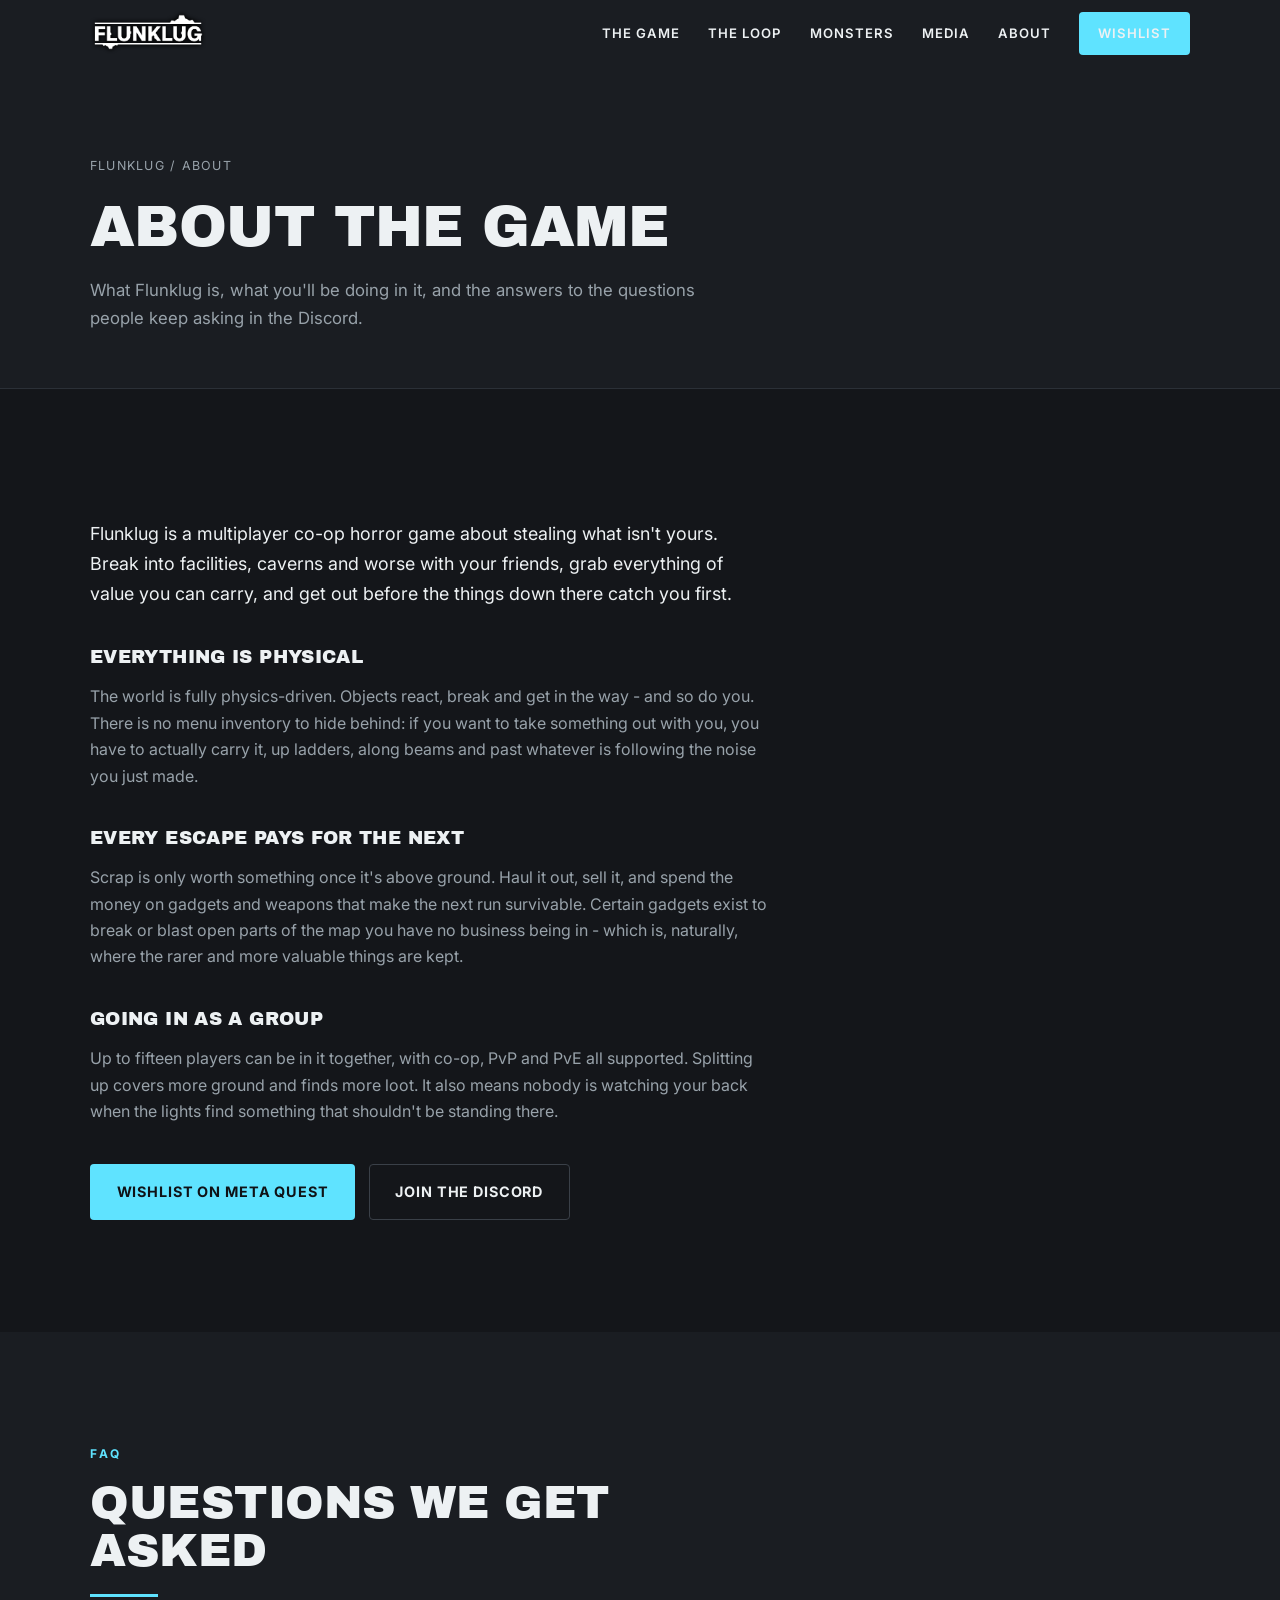
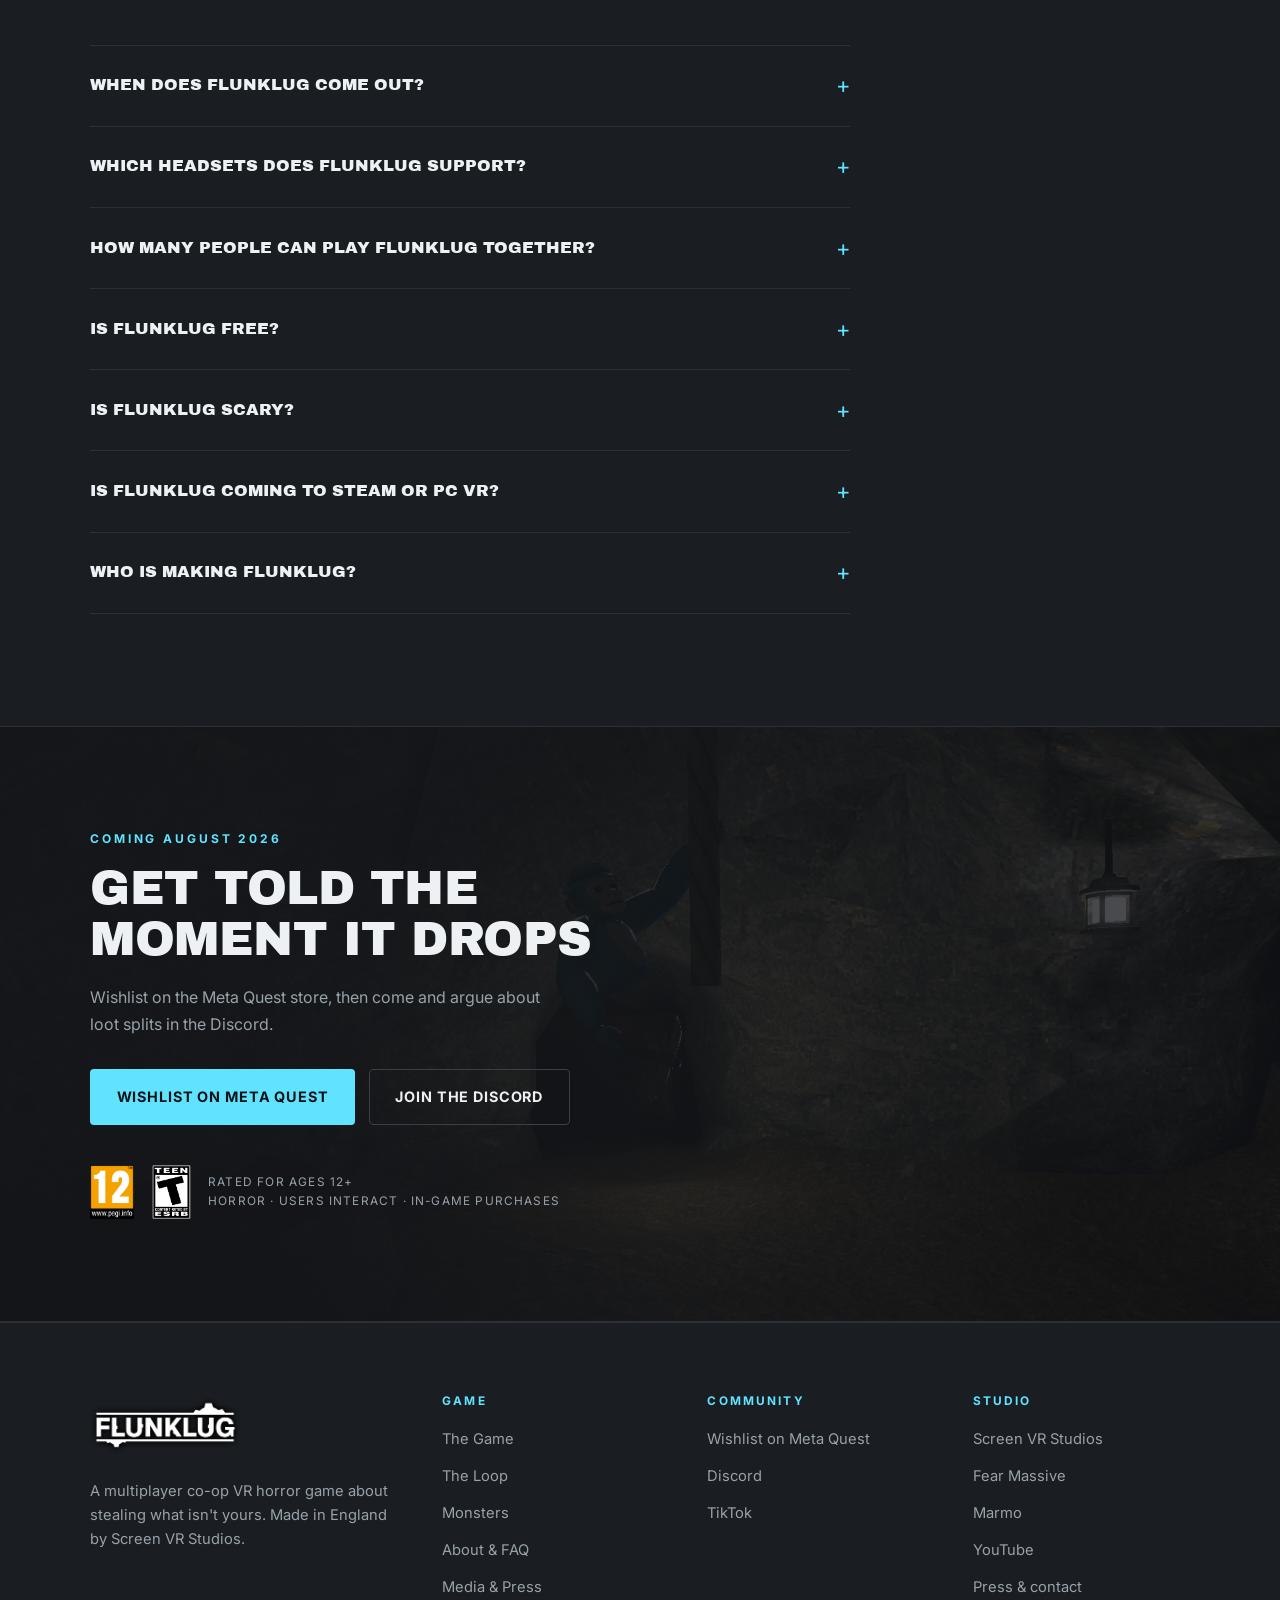
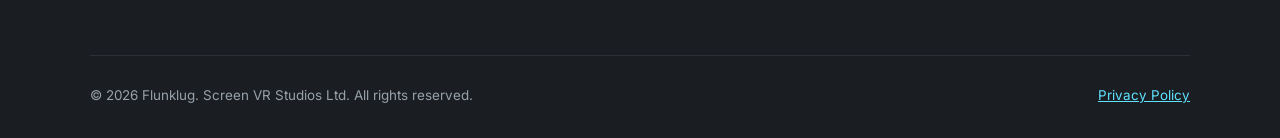
<file: about.html>
<!DOCTYPE html>
<html lang="en">
<head>
<meta charset="UTF-8">
<meta name="viewport" content="width=device-width, initial-scale=1.0">

<title>About Flunklug - Release Date, Headsets, Players &amp; FAQ</title>
<meta name="description" content="Everything known about Flunklug: the co-op VR horror heist game from Screen VR Studios. Release window, supported Meta Quest headsets, player count, age rating and answers to the most common questions.">
<link rel="canonical" href="https://flunklug.com/about.html">

<meta property="og:type" content="article">
<meta property="og:site_name" content="Flunklug">
<meta property="og:locale" content="en_GB">
<meta property="og:url" content="https://flunklug.com/about.html">
<meta property="og:title" content="About Flunklug - Release Date, Headsets, Players &amp; FAQ">
<meta property="og:description" content="Release window, supported Meta Quest headsets, player count, age rating and answers to the most common questions about Flunklug.">
<meta property="og:image" content="https://flunklug.com/images/CoverArtWithLogo16by9.webp">
<meta property="og:image:width" content="2560">
<meta property="og:image:height" content="1440">
<meta name="twitter:card" content="summary_large_image">
<meta name="twitter:title" content="About Flunklug - Release Date, Headsets, Players &amp; FAQ">
<meta name="twitter:description" content="Everything known about the co-op VR horror heist game from Screen VR Studios.">
<meta name="twitter:image" content="https://flunklug.com/images/CoverArtWithLogo16by9.webp">

<link rel="icon" href="/favicon.ico" sizes="any">
<link rel="icon" type="image/png" href="/favicon-96x96.png" sizes="96x96">
<link rel="apple-touch-icon" href="/apple-touch-icon.png">
<link rel="manifest" href="/site.webmanifest">
<meta name="theme-color" content="#14161a">

<link rel="preconnect" href="https://fonts.googleapis.com">
<link rel="preconnect" href="https://fonts.gstatic.com" crossorigin>
<link rel="stylesheet" href="https://fonts.googleapis.com/css2?family=Archivo+Black&family=Inter:wght@400;600;700;800&display=swap">
<link rel="stylesheet" href="styles.css">

<script type="application/ld+json">
{
  "@context": "https://schema.org",
  "@graph": [
    {
      "@type": "BreadcrumbList",
      "itemListElement": [
        { "@type": "ListItem", "position": 1, "name": "Flunklug", "item": "https://flunklug.com/" },
        { "@type": "ListItem", "position": 2, "name": "About", "item": "https://flunklug.com/about.html" }
      ]
    },
    {
      "@type": "FAQPage",
      "mainEntity": [
        {
          "@type": "Question",
          "name": "When does Flunklug come out?",
          "acceptedAnswer": {
            "@type": "Answer",
            "text": "Flunklug is coming in August 2026. Wishlisting on the Meta Quest store is the fastest way to be told the moment it goes live, and the Discord gets the news first."
          }
        },
        {
          "@type": "Question",
          "name": "Which headsets does Flunklug support?",
          "acceptedAnswer": {
            "@type": "Answer",
            "text": "Meta Quest 2, Meta Quest 3, Meta Quest 3S and Meta Quest Pro. It runs standalone on the headset, so no PC is needed, but an internet connection is required."
          }
        },
        {
          "@type": "Question",
          "name": "How many people can play Flunklug together?",
          "acceptedAnswer": {
            "@type": "Answer",
            "text": "Up to 15 players. The game supports co-op, PvP and PvE play, and it is built around going in as a group."
          }
        },
        {
          "@type": "Question",
          "name": "Is Flunklug free?",
          "acceptedAnswer": {
            "@type": "Answer",
            "text": "Flunklug is free. The Meta Quest store listing notes that the game also includes in-game purchases."
          }
        },
        {
          "@type": "Question",
          "name": "Is Flunklug scary?",
          "acceptedAnswer": {
            "@type": "Answer",
            "text": "It is a horror game, and it is rated PEGI 12 with a horror content warning. The pressure comes from being hunted while your hands are full rather than from graphic content."
          }
        },
        {
          "@type": "Question",
          "name": "Is Flunklug coming to Steam or PC VR?",
          "acceptedAnswer": {
            "@type": "Answer",
            "text": "Meta Quest is the confirmed platform, and Flunklug may come to Steam in the future. Anything new gets announced on this site, on the Discord and on the TikTok."
          }
        },
        {
          "@type": "Question",
          "name": "Who is making Flunklug?",
          "acceptedAnswer": {
            "@type": "Answer",
            "text": "Screen VR Studios, an independent VR studio based in England. They also made Fear Massive and Marmo, both available now on Meta Quest."
          }
        }
      ]
    }
  ]
}
</script>
</head>
<body>

<a class="skip" href="#main">Skip to content</a>

<header class="header is-stuck" id="header">
  <div class="wrap">
    <a class="brand" href="/" aria-label="Flunklug home">
      <img src="images/FlunklugLogoShadow.webp" alt="Flunklug" width="2560" height="1080">
    </a>

    <button class="nav-toggle" type="button" aria-expanded="false" aria-controls="nav" aria-label="Menu">
      <span></span>
    </button>

    <nav class="nav" id="nav" aria-label="Main">
      <a href="index.html#game">The Game</a>
      <a href="index.html#loop">The Loop</a>
      <a href="index.html#monsters">Monsters</a>
      <a href="media.html">Media</a>
      <a href="about.html" aria-current="page">About</a>
      <a class="btn btn--primary btn--sm" href="https://www.meta.com/experiences/flunklug/996016406703860/" target="_blank" rel="noopener">Wishlist</a>
    </nav>
  </div>
</header>

<main id="main">

  <div class="pagehead">
    <div class="wrap">
      <nav class="crumbs" aria-label="Breadcrumb">
        <a href="/">Flunklug</a> / About
      </nav>
      <h1>About the game</h1>
      <p>What Flunklug is, what you'll be doing in it, and the answers to the questions people keep asking in the Discord.</p>
    </div>
  </div>

  <section class="section">
    <div class="wrap">
      <div class="prose">
      <p>Flunklug is a multiplayer co-op horror game about stealing what isn't yours. Break into facilities, caverns and worse with your friends, grab everything of value you can carry, and get out before the things down there catch you first.</p>

      <h3>Everything is physical</h3>
      <p>The world is fully physics-driven. Objects react, break and get in the way - and so do you. There is no menu inventory to hide behind: if you want to take something out with you, you have to actually carry it, up ladders, along beams and past whatever is following the noise you just made.</p>

      <h3>Every escape pays for the next</h3>
      <p>Scrap is only worth something once it's above ground. Haul it out, sell it, and spend the money on gadgets and weapons that make the next run survivable. Certain gadgets exist to break or blast open parts of the map you have no business being in - which is, naturally, where the rarer and more valuable things are kept.</p>

      <h3>Going in as a group</h3>
      <p>Up to fifteen players can be in it together, with co-op, PvP and PvE all supported. Splitting up covers more ground and finds more loot. It also means nobody is watching your back when the lights find something that shouldn't be standing there.</p>

      <div class="btn-row" style="margin-top:2.5rem">
        <a class="btn btn--primary" href="https://www.meta.com/experiences/flunklug/996016406703860/" target="_blank" rel="noopener">Wishlist on Meta Quest</a>
        <a class="btn btn--ghost" href="https://discord.gg/vJ4qatTG2x" target="_blank" rel="noopener">Join the Discord</a>
      </div>
      </div>
    </div>
  </section>


  <section class="section section--alt">
    <div class="wrap">
      <div class="section-head">
        <span class="eyebrow">FAQ</span>
        <h2>Questions we get asked</h2>
      </div>

      <div class="faq">
        <details>
          <summary>When does Flunklug come out?</summary>
          <p>Flunklug is coming in August 2026. Wishlisting on the Meta Quest store is the fastest way to be told the moment it goes live, and the Discord gets the news first.</p>
        </details>

        <details>
          <summary>Which headsets does Flunklug support?</summary>
          <p>Meta Quest 2, Meta Quest 3, Meta Quest 3S and Meta Quest Pro. It runs standalone on the headset, so no PC is needed, but an internet connection is required.</p>
        </details>

        <details>
          <summary>How many people can play Flunklug together?</summary>
          <p>Up to 15 players. The game supports co-op, PvP and PvE play, and it is built around going in as a group.</p>
        </details>

        <details>
          <summary>Is Flunklug free?</summary>
          <p>Flunklug is free. The Meta Quest store listing notes that the game also includes in-game purchases.</p>
        </details>

        <details>
          <summary>Is Flunklug scary?</summary>
          <p>It is a horror game, and it is rated PEGI 12 with a horror content warning. The pressure comes from being hunted while your hands are full rather than from graphic content.</p>
        </details>

        <details>
          <summary>Is Flunklug coming to Steam or PC VR?</summary>
          <p>Meta Quest is the confirmed platform, and Flunklug may come to Steam in the future. Anything new gets announced on this site, on the Discord and on the TikTok.</p>
        </details>

        <details>
          <summary>Who is making Flunklug?</summary>
          <p>Screen VR Studios, an independent VR studio based in England. They also made <a href="https://www.meta.com/en-gb/experiences/fear-massive/7140885302658491/" target="_blank" rel="noopener">Fear Massive</a> and <a href="https://www.meta.com/en-gb/experiences/marmo/24881288181514277/" target="_blank" rel="noopener">Marmo</a>, both available now on Meta Quest.</p>
        </details>
      </div>
    </div>
  </section>

  <section class="cta">
    <img class="cta__art" src="images/Screenshot5.webp" alt="" width="2560" height="1440" loading="lazy" decoding="async">
    <div class="wrap">
      <span class="eyebrow">Coming August 2026</span>
      <h2>Get told the moment it drops</h2>
      <p>Wishlist on the Meta Quest store, then come and argue about loot splits in the Discord.</p>

      <div class="btn-row">
        <a class="btn btn--primary" href="https://www.meta.com/experiences/flunklug/996016406703860/" target="_blank" rel="noopener">Wishlist on Meta Quest</a>
        <a class="btn btn--ghost" href="https://discord.gg/vJ4qatTG2x" target="_blank" rel="noopener">Join the Discord</a>
      </div>

      <div class="ratings">
        <img src="images/PEGI_12.webp" alt="PEGI 12 age rating" width="250" height="305" loading="lazy" decoding="async">
        <img src="images/TeenRating.webp" alt="ESRB Teen age rating" width="500" height="698" loading="lazy" decoding="async">
        <span>Rated for ages 12+<br>Horror · Users interact · In-game purchases</span>
      </div>
    </div>
  </section>

</main>

<footer class="footer">
  <div class="wrap">
    <div class="footer__grid">
      <div class="footer__brand">
        <img src="images/FlunklugLogoShadow.webp" alt="Flunklug" width="2560" height="1080" loading="lazy" decoding="async">
        <p>A multiplayer co-op VR horror game about stealing what isn't yours. Made in England by Screen VR Studios.</p>
      </div>

      <div>
        <h3>Game</h3>
        <ul>
          <li><a href="index.html#game">The Game</a></li>
          <li><a href="index.html#loop">The Loop</a></li>
          <li><a href="index.html#monsters">Monsters</a></li>
          <li><a href="about.html">About &amp; FAQ</a></li>
          <li><a href="media.html">Media &amp; Press</a></li>
        </ul>
      </div>

      <div>
        <h3>Community</h3>
        <ul>
          <li><a href="https://www.meta.com/experiences/flunklug/996016406703860/" target="_blank" rel="noopener">Wishlist on Meta Quest</a></li>
          <li><a href="https://discord.gg/vJ4qatTG2x" target="_blank" rel="noopener">Discord</a></li>
          <li><a href="https://www.tiktok.com/@flunklug" target="_blank" rel="noopener">TikTok</a></li>
        </ul>
      </div>

      <div>
        <h3>Studio</h3>
        <ul>
          <li><a href="https://screenvrstudios.com/" target="_blank" rel="noopener">Screen VR Studios</a></li>
          <li><a href="https://www.meta.com/en-gb/experiences/fear-massive/7140885302658491/" target="_blank" rel="noopener">Fear Massive</a></li>
          <li><a href="https://www.meta.com/en-gb/experiences/marmo/24881288181514277/" target="_blank" rel="noopener">Marmo</a></li>
          <li><a href="https://www.youtube.com/@ScreenVR" target="_blank" rel="noopener">YouTube</a></li>
          <li><a href="mailto:screenvrstudios@gmail.com">Press &amp; contact</a></li>
        </ul>
      </div>
    </div>

    <div class="footer__base">
      <p>&copy; 2026 Flunklug. Screen VR Studios Ltd. All rights reserved.</p>
      <p><a href="https://screenvrstudios.com/privacy-policy" target="_blank" rel="noopener">Privacy Policy</a></p>
    </div>
  </div>
</footer>

<script src="main.js" defer></script>
</body>
</html>
</file>
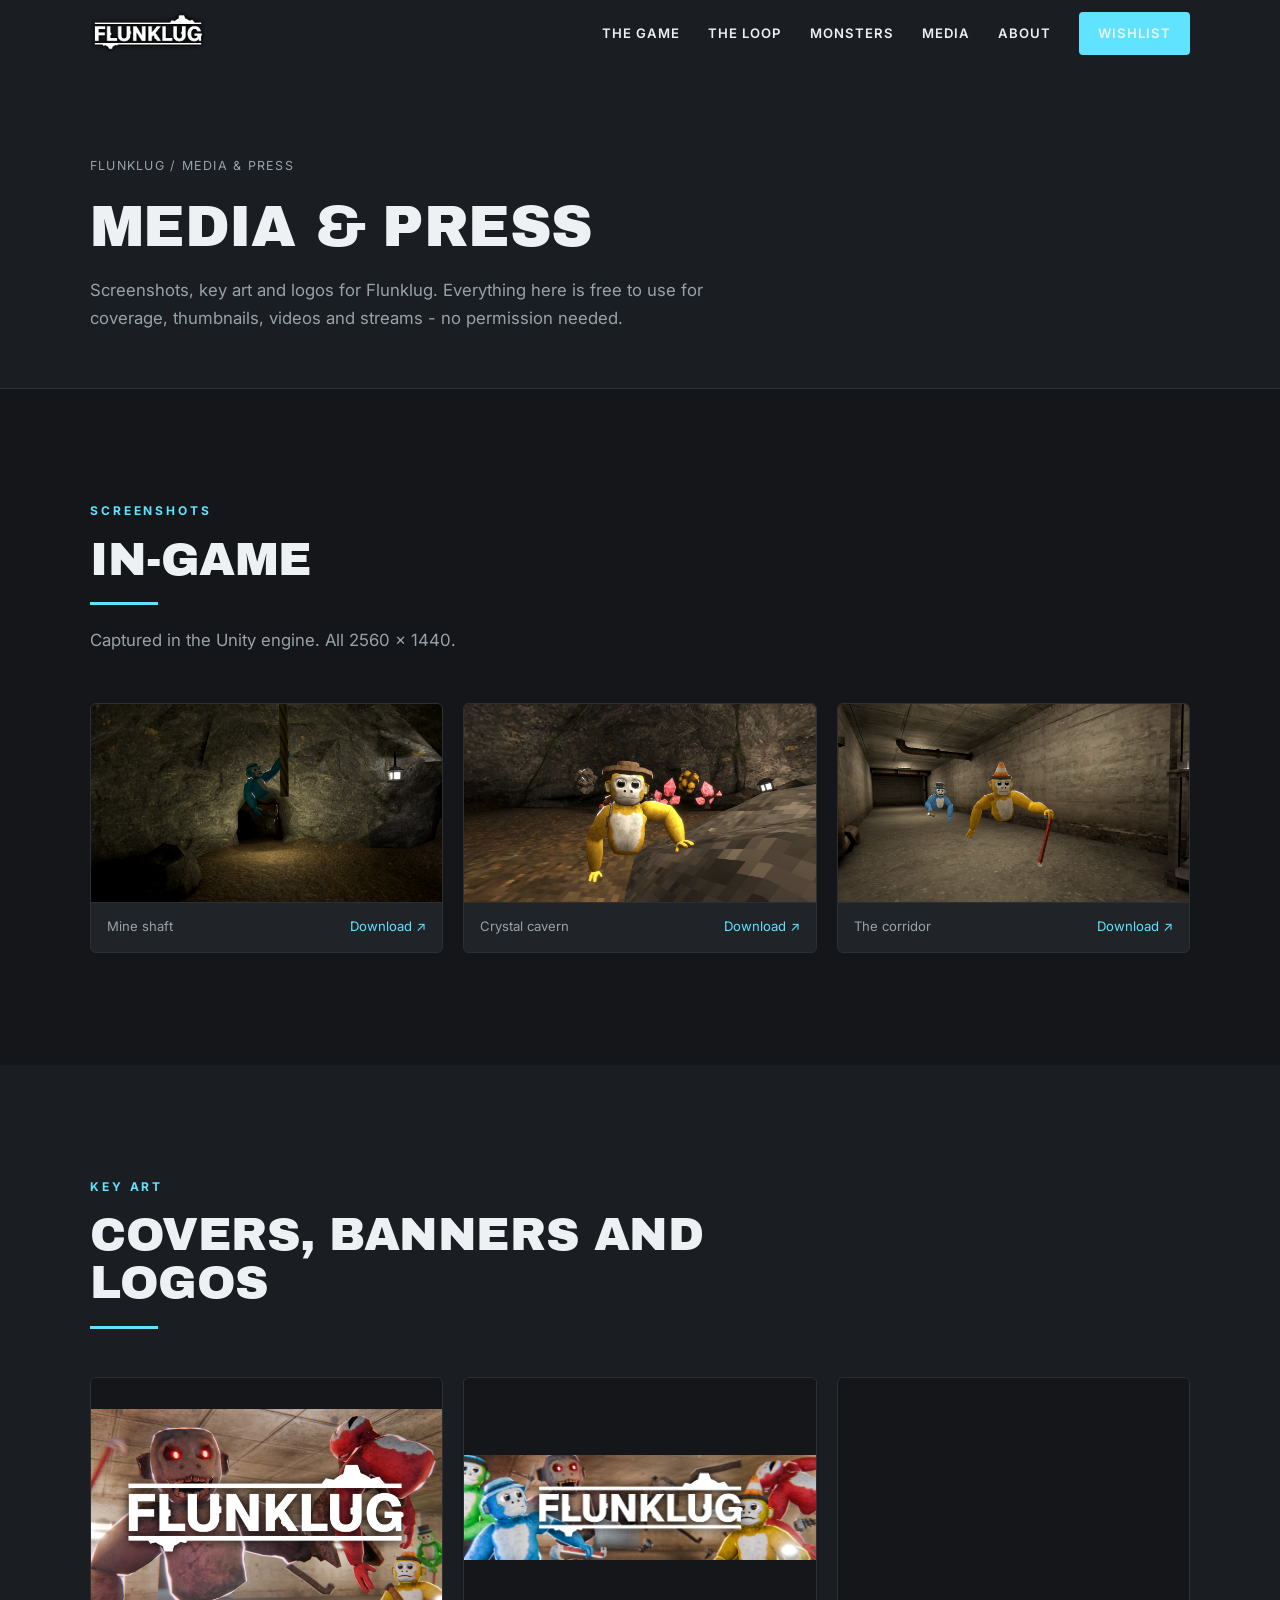
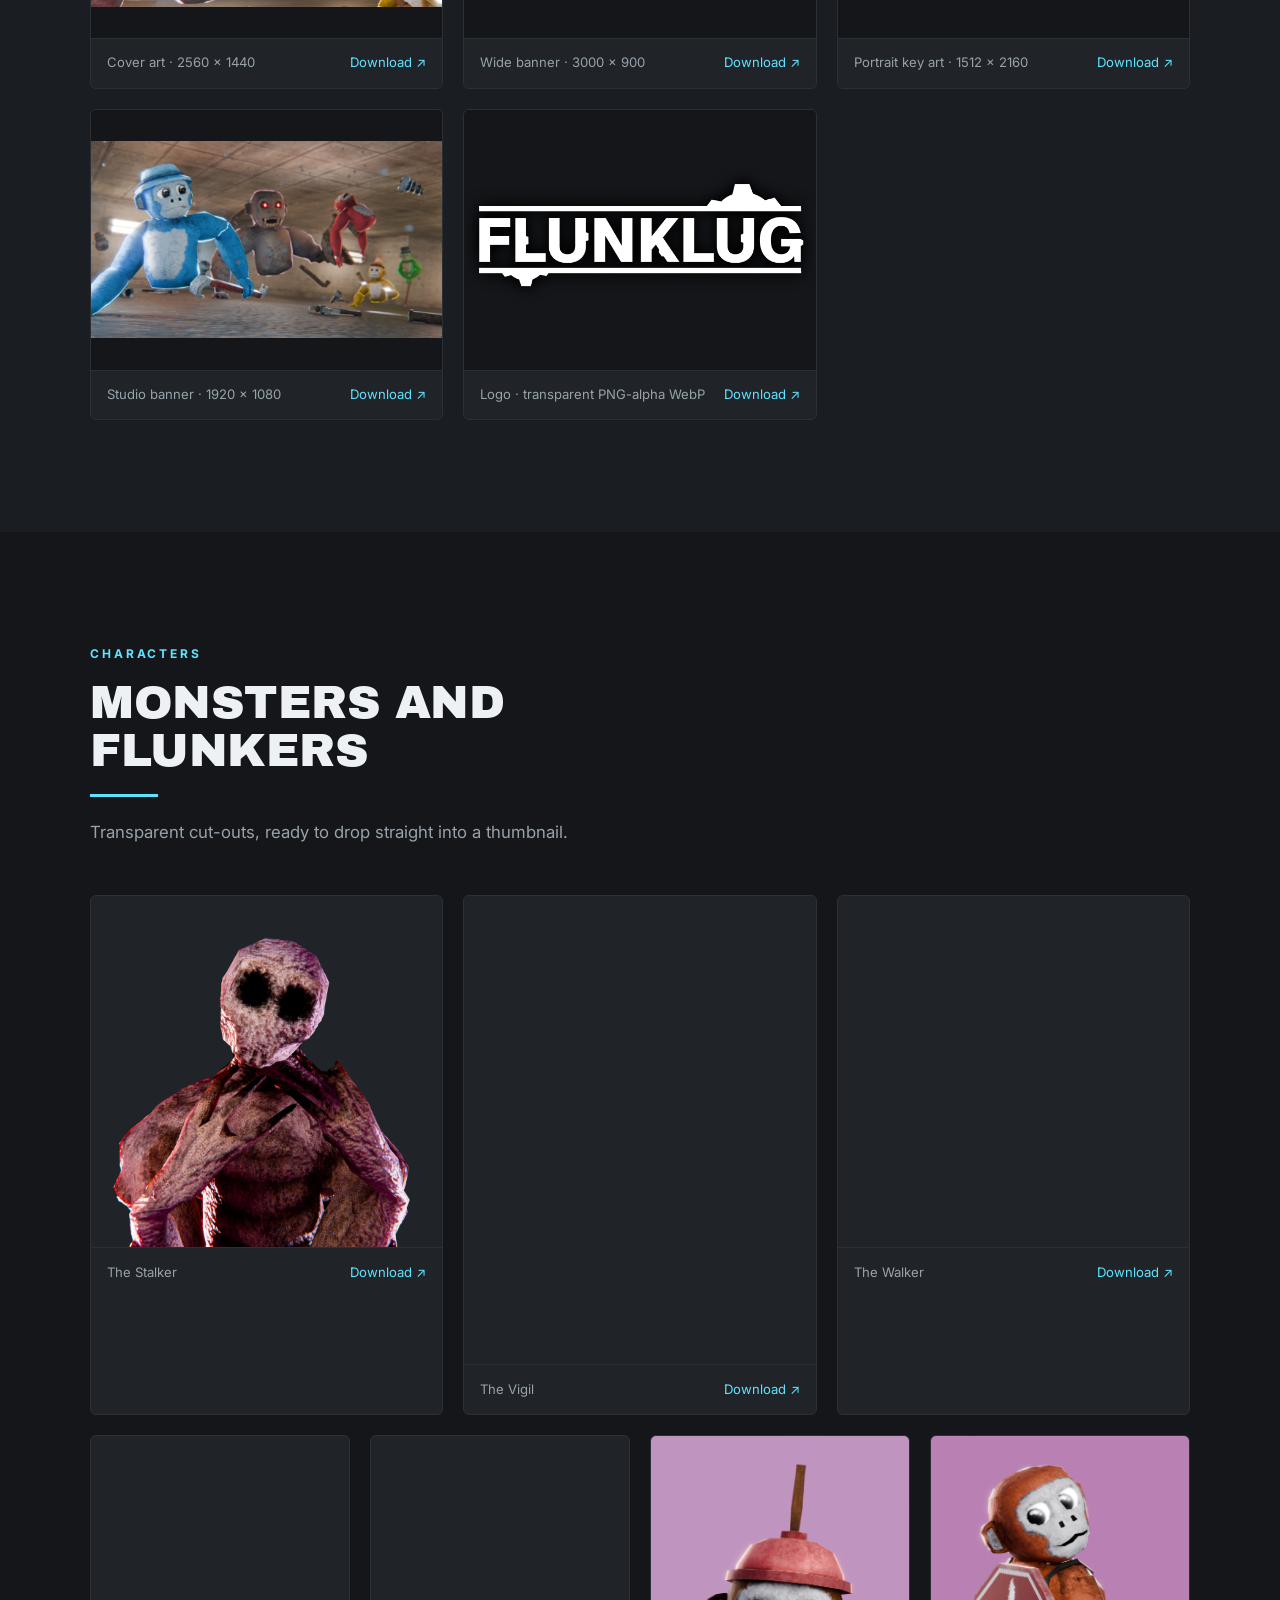
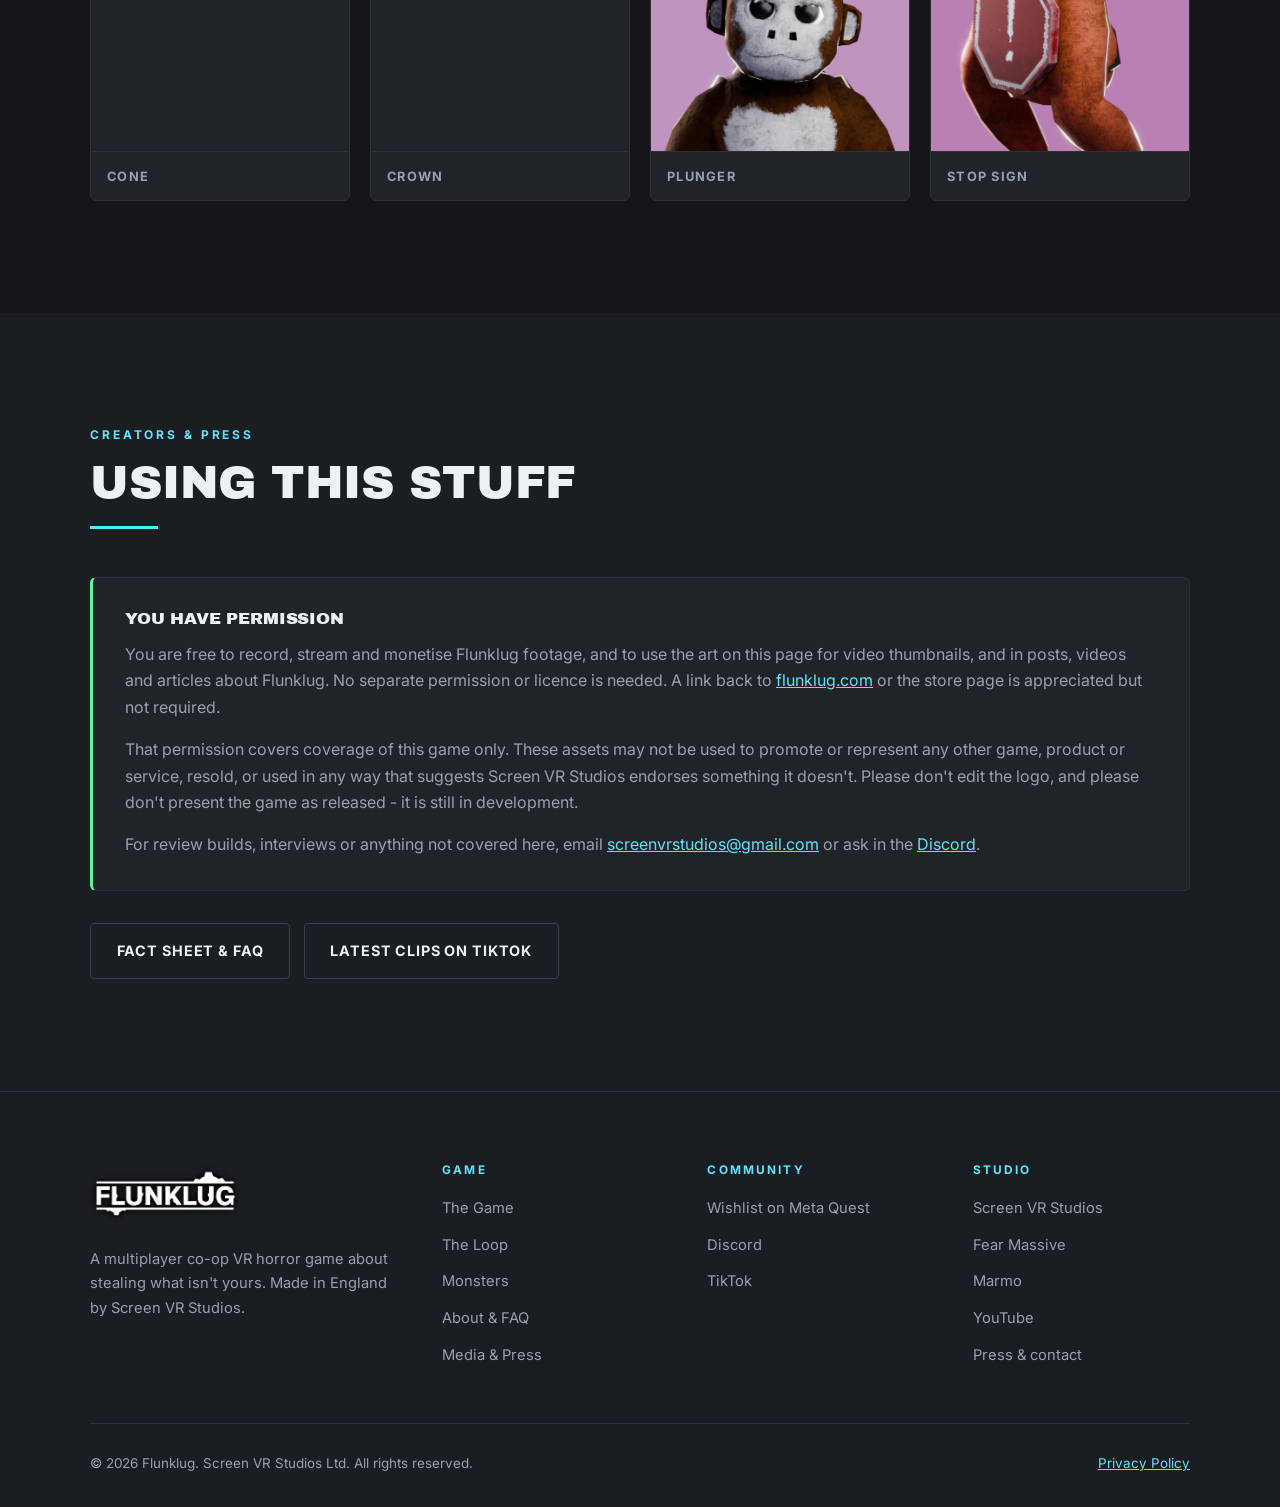
<file: media.html>
<!DOCTYPE html>
<html lang="en">
<head>
<meta charset="UTF-8">
<meta name="viewport" content="width=device-width, initial-scale=1.0">

<title>Flunklug Media &amp; Press Kit - Screenshots, Key Art and Logos</title>
<meta name="description" content="Screenshots, key art, monster renders, character art and logos for Flunklug, the co-op VR horror heist game from Screen VR Studios. Free to use for coverage, videos and streams.">
<link rel="canonical" href="https://flunklug.com/media.html">

<meta property="og:type" content="article">
<meta property="og:site_name" content="Flunklug">
<meta property="og:locale" content="en_GB">
<meta property="og:url" content="https://flunklug.com/media.html">
<meta property="og:title" content="Flunklug Media &amp; Press Kit">
<meta property="og:description" content="Screenshots, key art, monster renders and logos for Flunklug - free to use for coverage, videos and streams.">
<meta property="og:image" content="https://flunklug.com/images/CoverArtWithLogo16by9.webp">
<meta property="og:image:width" content="2560">
<meta property="og:image:height" content="1440">
<meta name="twitter:card" content="summary_large_image">
<meta name="twitter:title" content="Flunklug Media &amp; Press Kit">
<meta name="twitter:description" content="Screenshots, key art, monster renders and logos for Flunklug.">
<meta name="twitter:image" content="https://flunklug.com/images/CoverArtWithLogo16by9.webp">

<link rel="icon" href="/favicon.ico" sizes="any">
<link rel="icon" type="image/png" href="/favicon-96x96.png" sizes="96x96">
<link rel="apple-touch-icon" href="/apple-touch-icon.png">
<link rel="manifest" href="/site.webmanifest">
<meta name="theme-color" content="#14161a">

<link rel="preconnect" href="https://fonts.googleapis.com">
<link rel="preconnect" href="https://fonts.gstatic.com" crossorigin>
<link rel="stylesheet" href="https://fonts.googleapis.com/css2?family=Archivo+Black&family=Inter:wght@400;600;700;800&display=swap">
<link rel="stylesheet" href="styles.css">

<script type="application/ld+json">
{
  "@context": "https://schema.org",
  "@type": "BreadcrumbList",
  "itemListElement": [
    { "@type": "ListItem", "position": 1, "name": "Flunklug", "item": "https://flunklug.com/" },
    { "@type": "ListItem", "position": 2, "name": "Media & Press", "item": "https://flunklug.com/media.html" }
  ]
}
</script>
</head>
<body>

<a class="skip" href="#main">Skip to content</a>

<header class="header is-stuck" id="header">
  <div class="wrap">
    <a class="brand" href="/" aria-label="Flunklug home">
      <img src="images/FlunklugLogoShadow.webp" alt="Flunklug" width="2560" height="1080">
    </a>

    <button class="nav-toggle" type="button" aria-expanded="false" aria-controls="nav" aria-label="Menu">
      <span></span>
    </button>

    <nav class="nav" id="nav" aria-label="Main">
      <a href="index.html#game">The Game</a>
      <a href="index.html#loop">The Loop</a>
      <a href="index.html#monsters">Monsters</a>
      <a href="media.html" aria-current="page">Media</a>
      <a href="about.html">About</a>
      <a class="btn btn--primary btn--sm" href="https://www.meta.com/experiences/flunklug/996016406703860/" target="_blank" rel="noopener">Wishlist</a>
    </nav>
  </div>
</header>

<main id="main">

  <div class="pagehead">
    <div class="wrap">
      <nav class="crumbs" aria-label="Breadcrumb">
        <a href="/">Flunklug</a> / Media &amp; Press
      </nav>
      <h1>Media &amp; press</h1>
      <p>Screenshots, key art and logos for Flunklug. Everything here is free to use for coverage, thumbnails, videos and streams - no permission needed.</p>
    </div>
  </div>

  <section class="section">
    <div class="wrap">
      <div class="section-head">
        <span class="eyebrow">Screenshots</span>
        <h2>In-game</h2>
        <p>Captured in the Unity engine. All 2560 &times; 1440.</p>
      </div>

      <div class="gallery">
        <figure class="asset">
          <img src="images/Screenshot5.webp" alt="A player climbing a wooden support beam with a pickaxe in a lantern-lit mine tunnel." width="2560" height="1440" loading="lazy" decoding="async">
          <figcaption><span>Mine shaft</span> <a href="images/Screenshot5.webp" download>Download &#8599;</a></figcaption>
        </figure>

        <figure class="asset">
          <img src="images/ScreeenShot6.webp" alt="A cave lined with pink crystal formations and an exposed gold ore vein." width="2560" height="1440" loading="lazy" decoding="async">
          <figcaption><span>Crystal cavern</span> <a href="images/ScreeenShot6.webp" download>Download &#8599;</a></figcaption>
        </figure>

        <figure class="asset">
          <img src="images/Screenshot2.webp" alt="Two players moving through a concrete corridor with a crowbar and a flashlight." width="2560" height="1440" loading="lazy" decoding="async">
          <figcaption><span>The corridor</span> <a href="images/Screenshot2.webp" download>Download &#8599;</a></figcaption>
        </figure>
      </div>
    </div>
  </section>

  <section class="section section--alt">
    <div class="wrap">
      <div class="section-head">
        <span class="eyebrow">Key Art</span>
        <h2>Covers, banners and logos</h2>
      </div>

      <div class="gallery gallery--art">
        <figure class="asset">
          <img src="images/CoverArtWithLogo16by9.webp" alt="Flunklug cover art - a red-eyed monster lunging at players inside a concrete bunker." width="2560" height="1440" loading="lazy" decoding="async">
          <figcaption><span>Cover art · 2560 &times; 1440</span> <a href="images/CoverArtWithLogo16by9.webp" download>Download &#8599;</a></figcaption>
        </figure>

        <figure class="asset">
          <img src="images/HeroBanner30by9.webp" alt="Ultra-wide Flunklug banner with four players and the monster in a bunker." width="3000" height="900" loading="lazy" decoding="async">
          <figcaption><span>Wide banner · 3000 &times; 900</span> <a href="images/HeroBanner30by9.webp" download>Download &#8599;</a></figcaption>
        </figure>

        <figure class="asset">
          <img src="images/PortraitFlunklug.webp" alt="Portrait Flunklug key art - the monster looming over a player in a cone hat." width="1512" height="2160" loading="lazy" decoding="async">
          <figcaption><span>Portrait key art · 1512 &times; 2160</span> <a href="images/PortraitFlunklug.webp" download>Download &#8599;</a></figcaption>
        </figure>

        <figure class="asset">
          <img src="images/BannerWithCompanyLogo16by9.webp" alt="Flunklug banner carrying the Screen VR Studios logo." width="1920" height="1080" loading="lazy" decoding="async">
          <figcaption><span>Studio banner · 1920 &times; 1080</span> <a href="images/BannerWithCompanyLogo16by9.webp" download>Download &#8599;</a></figcaption>
        </figure>

        <figure class="asset">
          <img src="images/FlunklugLogoShadow.webp" alt="The Flunklug wordmark logo on a transparent background." width="2560" height="1080" loading="lazy" decoding="async">
          <figcaption><span>Logo · transparent PNG-alpha WebP</span> <a href="images/FlunklugLogoShadow.webp" download>Download &#8599;</a></figcaption>
        </figure>
      </div>
    </div>
  </section>

  <section class="section">
    <div class="wrap">
      <div class="section-head">
        <span class="eyebrow">Characters</span>
        <h2>Monsters and Flunkers</h2>
        <p>Transparent cut-outs, ready to drop straight into a thumbnail.</p>
      </div>

      <div class="gallery">
        <figure class="asset">
          <img src="images/MonsterStalker.webp" alt="The Stalker - a pale, emaciated humanoid with hollow eye sockets and long clawed fingers." width="1920" height="1920" loading="lazy" decoding="async">
          <figcaption><span>The Stalker</span> <a href="images/MonsterStalker.webp" download>Download &#8599;</a></figcaption>
        </figure>

        <figure class="asset">
          <img src="images/MonsterVigil.webp" alt="The Vigil - a hooded, skull-faced creature with one glowing orange eye, carrying a lit candle." width="1200" height="1600" loading="lazy" decoding="async">
          <figcaption><span>The Vigil</span> <a href="images/MonsterVigil.webp" download>Download &#8599;</a></figcaption>
        </figure>

        <figure class="asset">
          <img src="images/MonsterWalker.webp" alt="The Walker - a decayed grey-brown creature with glowing red eyes, swinging a wooden plank." width="1080" height="1080" loading="lazy" decoding="async">
          <figcaption><span>The Walker</span> <a href="images/MonsterWalker.webp" download>Download &#8599;</a></figcaption>
        </figure>
      </div>

      <div class="flunks" style="margin-top:1.25rem">
        <figure class="flunk">
          <img src="images/Flunk_Cone.webp" alt="A pink Flunker wearing a black-brimmed hat topped with an orange traffic cone." width="1188" height="1450" loading="lazy" decoding="async">
          <figcaption>Cone</figcaption>
        </figure>
        <figure class="flunk">
          <img src="images/Flunk_Crown.webp" alt="A brown Flunker wearing a gold crown set with red gems." width="1188" height="1450" loading="lazy" decoding="async">
          <figcaption>Crown</figcaption>
        </figure>
        <figure class="flunk">
          <img src="images/Flunk_Plunger.webp" alt="A brown Flunker with a red plunger stuck to its head." width="1188" height="1450" loading="lazy" decoding="async">
          <figcaption>Plunger</figcaption>
        </figure>
        <figure class="flunk">
          <img src="images/Flunk_StopSign.webp" alt="An orange-brown Flunker carrying a red warning sign strapped to its back." width="1188" height="1450" loading="lazy" decoding="async">
          <figcaption>Stop Sign</figcaption>
        </figure>
      </div>
    </div>
  </section>

  <section class="section section--alt">
    <div class="wrap">
      <div class="section-head">
        <span class="eyebrow">Creators &amp; Press</span>
        <h2>Using this stuff</h2>
      </div>

      <div class="note">
        <h3>You have permission</h3>
        <p>You are free to record, stream and monetise Flunklug footage, and to use the art on this page for video thumbnails, and in posts, videos and articles about Flunklug. No separate permission or licence is needed. A link back to <a href="https://flunklug.com/">flunklug.com</a> or the store page is appreciated but not required.</p>
        <p>That permission covers coverage of this game only. These assets may not be used to promote or represent any other game, product or service, resold, or used in any way that suggests Screen VR Studios endorses something it doesn't. Please don't edit the logo, and please don't present the game as released - it is still in development.</p>
        <p>For review builds, interviews or anything not covered here, email <a href="mailto:screenvrstudios@gmail.com">screenvrstudios@gmail.com</a> or ask in the <a href="https://discord.gg/vJ4qatTG2x" target="_blank" rel="noopener">Discord</a>.</p>
      </div>

      <div class="btn-row" style="margin-top:2rem">
        <a class="btn btn--ghost" href="about.html">Fact sheet &amp; FAQ</a>
        <a class="btn btn--ghost" href="https://www.tiktok.com/@flunklug" target="_blank" rel="noopener">Latest clips on TikTok</a>
      </div>
    </div>
  </section>

</main>

<footer class="footer">
  <div class="wrap">
    <div class="footer__grid">
      <div class="footer__brand">
        <img src="images/FlunklugLogoShadow.webp" alt="Flunklug" width="2560" height="1080" loading="lazy" decoding="async">
        <p>A multiplayer co-op VR horror game about stealing what isn't yours. Made in England by Screen VR Studios.</p>
      </div>

      <div>
        <h3>Game</h3>
        <ul>
          <li><a href="index.html#game">The Game</a></li>
          <li><a href="index.html#loop">The Loop</a></li>
          <li><a href="index.html#monsters">Monsters</a></li>
          <li><a href="about.html">About &amp; FAQ</a></li>
          <li><a href="media.html">Media &amp; Press</a></li>
        </ul>
      </div>

      <div>
        <h3>Community</h3>
        <ul>
          <li><a href="https://www.meta.com/experiences/flunklug/996016406703860/" target="_blank" rel="noopener">Wishlist on Meta Quest</a></li>
          <li><a href="https://discord.gg/vJ4qatTG2x" target="_blank" rel="noopener">Discord</a></li>
          <li><a href="https://www.tiktok.com/@flunklug" target="_blank" rel="noopener">TikTok</a></li>
        </ul>
      </div>

      <div>
        <h3>Studio</h3>
        <ul>
          <li><a href="https://screenvrstudios.com/" target="_blank" rel="noopener">Screen VR Studios</a></li>
          <li><a href="https://www.meta.com/en-gb/experiences/fear-massive/7140885302658491/" target="_blank" rel="noopener">Fear Massive</a></li>
          <li><a href="https://www.meta.com/en-gb/experiences/marmo/24881288181514277/" target="_blank" rel="noopener">Marmo</a></li>
          <li><a href="https://www.youtube.com/@ScreenVR" target="_blank" rel="noopener">YouTube</a></li>
          <li><a href="mailto:screenvrstudios@gmail.com">Press &amp; contact</a></li>
        </ul>
      </div>
    </div>

    <div class="footer__base">
      <p>&copy; 2026 Flunklug. Screen VR Studios Ltd. All rights reserved.</p>
      <p><a href="https://screenvrstudios.com/privacy-policy" target="_blank" rel="noopener">Privacy Policy</a></p>
    </div>
  </div>
</footer>

<script src="main.js" defer></script>
</body>
</html>
</file>
<file: styles.css>
/* ==========================================================================
   Flunklug — Screen VR Studios
   Dark grey base, neon green + blue accents used sparingly.
   ========================================================================== */

:root {
  --bg: #14161a;
  --bg-2: #1a1d22;
  --panel: #202429;
  --line: #2b3037;
  --text: #edf1f3;
  --muted: #98a2aa;
  --green: #5cf29a;
  --blue: #5fe3ff;

  /* Flat accent - no gradients anywhere on the site. */
  --accent: var(--blue);

  --wrap: 1180px;
  --gut: clamp(1.25rem, 4vw, 2.5rem);
  --header-h: 68px;

  --sans: Inter, system-ui, -apple-system, BlinkMacSystemFont, "Segoe UI", sans-serif;
  --display: "Archivo Black", var(--sans);
}

* { box-sizing: border-box; }

html {
  scroll-behavior: smooth;
  scroll-padding-top: calc(var(--header-h) + 16px);
  -webkit-text-size-adjust: 100%;
}

body {
  margin: 0;
  background: var(--bg);
  color: var(--text);
  font-family: var(--sans);
  font-size: 1rem;
  line-height: 1.65;
  -webkit-font-smoothing: antialiased;
  overflow-x: hidden;
}

img { max-width: 100%; height: auto; display: block; }

a { color: var(--blue); }

h1, h2, h3 {
  font-family: var(--display);
  font-weight: 400;
  line-height: 1.05;
  letter-spacing: -0.01em;
  margin: 0;
  text-transform: uppercase;
}

:focus-visible {
  outline: 2px solid var(--blue);
  outline-offset: 3px;
  border-radius: 2px;
}

::selection { background: var(--green); color: #10131a; }

.skip {
  position: absolute;
  left: -9999px;
  top: 0;
  z-index: 200;
  padding: 0.75rem 1.25rem;
  background: var(--green);
  color: #10131a;
  font-weight: 700;
  text-decoration: none;
}
.skip:focus { left: 0; }

/* --------------------------------------------------------------- layout -- */

.wrap {
  width: 100%;
  max-width: var(--wrap);
  margin-inline: auto;
  padding-inline: var(--gut);
}

.section { padding-block: clamp(4rem, 9vw, 7rem); }
.section--tight { padding-block: clamp(3rem, 6vw, 4.5rem); }
.section--alt { background: var(--bg-2); }

.eyebrow {
  display: block;
  margin: 0 0 0.9rem;
  font-size: 0.75rem;
  font-weight: 700;
  letter-spacing: 0.24em;
  text-transform: uppercase;
  color: var(--blue);
}

.section-head { max-width: 62ch; margin-bottom: clamp(2rem, 4vw, 3rem); }

.section-head h2 {
  font-size: clamp(1.85rem, 4.2vw, 2.9rem);
}

/* Accent hairline under headings. */
.section-head h2::after {
  content: "";
  display: block;
  width: 68px;
  height: 3px;
  margin-top: 1.1rem;
  background: var(--blue);
}

.section-head p {
  margin: 1.4rem 0 0;
  color: var(--muted);
  font-size: 1.05rem;
}

.lede { font-size: 1.1rem; color: var(--muted); }

/* -------------------------------------------------------------- buttons -- */

.btn {
  display: inline-flex;
  align-items: center;
  justify-content: center;
  gap: 0.55rem;
  padding: 0.95rem 1.6rem;
  border: 1px solid transparent;
  border-radius: 4px;
  font-family: var(--sans);
  font-size: 0.9rem;
  font-weight: 700;
  letter-spacing: 0.06em;
  text-transform: uppercase;
  text-decoration: none;
  cursor: pointer;
  transition: transform 0.18s ease, background-color 0.18s ease, border-color 0.18s ease, color 0.18s ease;
}

.btn:hover { transform: translateY(-2px); }

.btn--primary {
  background: var(--blue);
  color: #0f1216;
}

.btn--ghost {
  background: transparent;
  border-color: #3a4048;
  color: var(--text);
}
.btn--ghost:hover { border-color: var(--blue); color: var(--blue); }

.btn--sm { padding: 0.6rem 1.1rem; font-size: 0.76rem; }

.btn-row {
  display: flex;
  flex-wrap: wrap;
  gap: 0.85rem;
}

/* --------------------------------------------------------------- header -- */

.header {
  position: fixed;
  inset: 0 0 auto;
  z-index: 100;
  height: var(--header-h);
  display: flex;
  align-items: center;
  border-bottom: 1px solid transparent;
  transition: background-color 0.25s ease, border-color 0.25s ease;
}

.header.is-stuck {
  background: rgba(20, 22, 26, 0.94);
  border-bottom-color: var(--line);
}

.header .wrap {
  display: flex;
  align-items: center;
  gap: 1.5rem;
}

.brand { margin-right: auto; display: block; line-height: 0; }
.brand img { width: 116px; height: auto; }

.nav {
  display: flex;
  align-items: center;
  gap: 1.75rem;
}

.nav a {
  color: var(--text);
  font-size: 0.82rem;
  font-weight: 600;
  letter-spacing: 0.08em;
  text-transform: uppercase;
  text-decoration: none;
  transition: color 0.18s ease;
}
.nav a:hover { color: var(--green); }

.nav-toggle {
  display: none;
  width: 42px;
  height: 42px;
  padding: 0;
  background: none;
  border: 1px solid var(--line);
  border-radius: 4px;
  color: var(--text);
  cursor: pointer;
}
.nav-toggle span,
.nav-toggle span::before,
.nav-toggle span::after {
  display: block;
  width: 18px;
  height: 2px;
  background: currentColor;
  transition: transform 0.2s ease, opacity 0.2s ease;
}
.nav-toggle span { margin-inline: auto; position: relative; }
.nav-toggle span::before,
.nav-toggle span::after { content: ""; position: absolute; }
.nav-toggle span::before { top: -6px; }
.nav-toggle span::after { top: 6px; }

.nav-toggle[aria-expanded="true"] span { background: transparent; }
.nav-toggle[aria-expanded="true"] span::before { transform: translateY(6px) rotate(45deg); }
.nav-toggle[aria-expanded="true"] span::after { transform: translateY(-6px) rotate(-45deg); }

/* ----------------------------------------------------------------- hero -- */

.hero {
  position: relative;
  display: flex;
  align-items: flex-end;
  min-height: min(92vh, 820px);
  padding-top: var(--header-h);
  overflow: hidden;
}

/* Overscaled and anchored to the top, so the crop comes off the bottom of the
   art and the top of the image stays intact. */
.hero__art {
  position: absolute;
  left: 0;
  right: 0;
  top: 0;
  width: 100%;
  height: 100%;
  object-fit: cover;
  object-position: center top;
}

/* Two crossed gradients: darkest at bottom-left where the copy sits,
   lightest at top-right so the art still reads. */
.hero__scrim {
  position: absolute;
  inset: 0;
  background:
    linear-gradient(to bottom, rgba(20, 22, 26, 0.92) 0%, rgba(20, 22, 26, 0.55) 16%, transparent 34%),
    linear-gradient(to top, var(--bg) 0%, rgba(20, 22, 26, 0.88) 28%, rgba(20, 22, 26, 0.5) 68%, rgba(20, 22, 26, 0.6) 100%),
    linear-gradient(to right, rgba(20, 22, 26, 0.86) 0%, rgba(20, 22, 26, 0.5) 45%, rgba(20, 22, 26, 0.1) 100%);
}

.hero .wrap {
  position: relative;
  padding-bottom: clamp(3.5rem, 8vw, 6rem);
}

.hero__logo {
  width: min(560px, 100%);
  margin-bottom: 1.75rem;
}

.hero__tagline {
  max-width: 30ch;
  margin: 0 0 2rem;
  font-family: var(--display);
  font-size: clamp(1.4rem, 3.4vw, 2.3rem);
  line-height: 1.15;
  text-transform: uppercase;
}

.hero__meta {
  margin: 1.75rem 0 0;
  font-size: 0.82rem;
  font-weight: 600;
  letter-spacing: 0.12em;
  text-transform: uppercase;
  color: var(--muted);
}

/* ---------------------------------------------------------- spec strip -- */

.specs {
  border-block: 1px solid var(--line);
  background: var(--bg-2);
}

.specs ul {
  display: flex;
  flex-wrap: wrap;
  gap: 0.4rem 1.6rem;
  margin: 0;
  padding: 1.1rem 0;
  list-style: none;
  font-size: 0.76rem;
  font-weight: 700;
  letter-spacing: 0.16em;
  text-transform: uppercase;
  color: var(--muted);
}

.specs li { display: flex; align-items: center; }

/* Trailing separators, so a wrapped line never begins with a stray divider. */
.specs li:not(:last-child)::after {
  content: "";
  width: 1px;
  height: 12px;
  margin-left: 1.6rem;
  background: var(--line);
}
.specs li:first-child { color: var(--green); }

/* ------------------------------------------------------------- the job -- */

.split {
  display: grid;
  grid-template-columns: 1fr 1fr;
  gap: clamp(2rem, 5vw, 4rem);
  align-items: center;
}

.split__media img {
  width: 100%;
  border: 1px solid var(--line);
  border-radius: 6px;
}

.split__body h2 { font-size: clamp(1.85rem, 4vw, 2.7rem); }

.split__body h2::after {
  content: "";
  display: block;
  width: 68px;
  height: 3px;
  margin-top: 1.1rem;
  background: var(--blue);
}

.split__body p { color: var(--muted); }

.split__body > p:first-of-type {
  color: var(--text);
  font-size: 1.12rem;
}

/* ------------------------------------------------------------ the loop -- */

.loop { position: relative; overflow: hidden; }

.loop__screw {
  position: absolute;
  right: -140px;
  top: 50%;
  width: 520px;
  opacity: 0.05;
  transform: translateY(-50%) rotate(-18deg);
  pointer-events: none;
  user-select: none;
}

.steps {
  position: relative;
  display: grid;
  grid-template-columns: repeat(4, 1fr);
  gap: 1px;
  background: var(--line);
  border: 1px solid var(--line);
  border-radius: 6px;
  overflow: hidden;
}

.step {
  padding: clamp(1.75rem, 3vw, 2.5rem);
  background: var(--bg);
}

.section--alt .step { background: var(--bg-2); }

.step__num {
  display: block;
  margin-bottom: 0.75rem;
  font-family: var(--display);
  font-size: clamp(2.4rem, 5vw, 3.4rem);
  line-height: 1;
  color: var(--green);
}

.step h3 {
  margin-bottom: 0.6rem;
  font-size: 1.02rem;
  letter-spacing: 0.04em;
}

.step p {
  margin: 0;
  font-size: 0.94rem;
  color: var(--muted);
}

/* ----------------------------------------------------------- monsters -- */

.monsters {
  display: grid;
  grid-template-columns: repeat(3, 1fr);
  gap: clamp(1.5rem, 3vw, 2.5rem);
}

.monster { text-align: center; }

/* Definite height so all three cut-outs sit on the same baseline and the
   captions line up, whatever each source image's aspect ratio happens to be. */
.monster__frame {
  position: relative;
  display: flex;
  align-items: flex-end;
  justify-content: center;
  height: clamp(240px, 26vw, 340px);
  margin-bottom: 1.25rem;
}

/* Soft pool of light behind the cut-out, so it doesn't float in a void. */
.monster__frame::before {
  content: "";
  position: absolute;
  inset: 12% 0 0;
  background: radial-gradient(closest-side, rgba(95, 227, 255, 0.13), transparent 72%);
}

.monster__frame img {
  position: relative;
  width: auto;
  height: auto;
  max-width: 100%;
  max-height: 100%;
  object-fit: contain;
  transition: transform 0.3s ease;
}

.monster:hover .monster__frame img { transform: translateY(-8px); }

.monster h3 { font-size: 1.15rem; margin-bottom: 0.5rem; }

.monster p {
  margin: 0;
  font-size: 0.94rem;
  color: var(--muted);
}

/* --------------------------------------------------------- screenshots -- */

.shots {
  display: grid;
  grid-template-columns: 1fr 1fr;
  gap: clamp(0.85rem, 1.6vw, 1.25rem);
}

.shots__wide { grid-column: 1 / -1; }

.shot {
  position: relative;
  display: block;
  padding: 0;
  border: 1px solid var(--line);
  border-radius: 6px;
  background: none;
  overflow: hidden;
  cursor: zoom-in;
  transition: border-color 0.2s ease;
}

.shot img {
  width: 100%;
  transition: transform 0.4s ease;
}

.shot:hover { border-color: #3f4650; }
.shot:hover img { transform: scale(1.02); }

/* --------------------------------------------------------------- flunks -- */

.flunks {
  display: grid;
  grid-template-columns: repeat(4, 1fr);
  gap: clamp(0.85rem, 1.6vw, 1.25rem);
}

.flunk {
  margin: 0; /* figure carries UA side margins that stop it filling the column */
  border: 1px solid var(--line);
  border-radius: 6px;
  overflow: hidden;
  background: var(--panel);
}

.flunk img {
  width: 100%;
  filter: saturate(0.85);
  transition: filter 0.3s ease, transform 0.3s ease;
}

.flunk:hover img { filter: saturate(1); transform: scale(1.03); }

.flunk figcaption {
  padding: 0.85rem 1rem;
  border-top: 1px solid var(--line);
  font-size: 0.8rem;
  font-weight: 700;
  letter-spacing: 0.1em;
  text-transform: uppercase;
  color: var(--muted);
}

/* ------------------------------------------------------------ cta band -- */

.cta {
  position: relative;
  overflow: hidden;
  border-block: 1px solid var(--line);
}

.cta__art {
  position: absolute;
  inset: 0;
  width: 100%;
  height: 100%;
  object-fit: cover;
}

.cta::after {
  content: "";
  position: absolute;
  inset: 0;
  background: linear-gradient(to right, rgba(20, 22, 26, 0.94) 30%, rgba(20, 22, 26, 0.74));
}

.cta__art { object-position: center 62%; }

.cta .wrap {
  position: relative;
  z-index: 1;
  padding-block: clamp(4rem, 8vw, 6.5rem);
}

.cta h2 {
  max-width: 18ch;
  margin-bottom: 1.25rem;
  font-size: clamp(1.9rem, 4.5vw, 3rem);
}

.cta p { max-width: 46ch; color: var(--muted); margin: 0 0 2rem; }

.ratings {
  display: flex;
  align-items: center;
  gap: 1.1rem;
  margin-top: 2.5rem;
}

.ratings img { height: 54px; width: auto; }

.ratings span {
  font-size: 0.74rem;
  letter-spacing: 0.1em;
  text-transform: uppercase;
  color: var(--muted);
}

/* --------------------------------------------------------------- footer -- */

.footer {
  background: var(--bg-2);
  border-top: 1px solid var(--line);
  padding-block: clamp(3rem, 6vw, 4.5rem) 2rem;
}

.footer__grid {
  display: grid;
  grid-template-columns: 1.4fr repeat(3, 1fr);
  gap: clamp(2rem, 4vw, 3rem);
}

.footer__brand img { width: 150px; margin-bottom: 1.25rem; }

.footer__brand p {
  margin: 0;
  max-width: 34ch;
  font-size: 0.92rem;
  color: var(--muted);
}

.footer h3 {
  margin-bottom: 1.1rem;
  font-family: var(--sans);
  font-size: 0.74rem;
  font-weight: 700;
  letter-spacing: 0.18em;
  color: var(--blue);
}

.footer ul { margin: 0; padding: 0; list-style: none; }
.footer li + li { margin-top: 0.65rem; }

.footer li a {
  color: var(--muted);
  font-size: 0.92rem;
  text-decoration: none;
  transition: color 0.18s ease;
}
.footer li a:hover { color: var(--text); }

.footer__base {
  display: flex;
  flex-wrap: wrap;
  justify-content: space-between;
  gap: 1rem;
  margin-top: clamp(2.5rem, 5vw, 3.5rem);
  padding-top: 1.75rem;
  border-top: 1px solid var(--line);
  font-size: 0.84rem;
  color: var(--muted);
}

.footer__base p { margin: 0; }

/* -------------------------------------------------------- inner pages -- */

.pagehead {
  padding-top: calc(var(--header-h) + clamp(3rem, 7vw, 5.5rem));
  padding-bottom: clamp(2.5rem, 5vw, 3.5rem);
  border-bottom: 1px solid var(--line);
  background: var(--bg-2);
}

.pagehead h1 { font-size: clamp(2.1rem, 6vw, 3.6rem); }

.pagehead p {
  max-width: 58ch;
  margin: 1.25rem 0 0;
  color: var(--muted);
  font-size: 1.05rem;
}

.crumbs {
  margin: 0 0 1.25rem;
  font-size: 0.78rem;
  letter-spacing: 0.1em;
  text-transform: uppercase;
  color: var(--muted);
}
.crumbs a { color: var(--muted); text-decoration: none; }
.crumbs a:hover { color: var(--green); }

.prose { max-width: 68ch; }
.prose p { color: var(--muted); }
.prose p:first-child { color: var(--text); font-size: 1.12rem; }
.prose h3 {
  margin: 2.5rem 0 0.9rem;
  font-size: 1.15rem;
  letter-spacing: 0.02em;
}

/* Fact sheet */
.facts {
  width: 100%;
  border-collapse: collapse;
  border: 1px solid var(--line);
  border-radius: 6px;
  font-size: 0.94rem;
}

.facts th,
.facts td {
  padding: 0.95rem 1.25rem;
  text-align: left;
  vertical-align: top;
  border-bottom: 1px solid var(--line);
}

.facts tr:last-child th,
.facts tr:last-child td { border-bottom: 0; }

.facts th {
  width: 34%;
  font-family: var(--sans);
  font-weight: 700;
  font-size: 0.76rem;
  letter-spacing: 0.12em;
  text-transform: uppercase;
  color: var(--muted);
}

.facts td { color: var(--text); }

.table-scroll { overflow-x: auto; }

/* FAQ */
.faq { max-width: 76ch; border-top: 1px solid var(--line); }

.faq details { border-bottom: 1px solid var(--line); }

.faq summary {
  display: flex;
  align-items: center;
  justify-content: space-between;
  gap: 1.5rem;
  padding: 1.35rem 0;
  font-family: var(--display);
  font-size: 1.02rem;
  text-transform: uppercase;
  cursor: pointer;
  list-style: none;
  transition: color 0.18s ease;
}

.faq summary::-webkit-details-marker { display: none; }
.faq summary:hover { color: var(--green); }

.faq summary::after {
  content: "+";
  flex: none;
  font-family: var(--sans);
  font-size: 1.4rem;
  font-weight: 400;
  color: var(--blue);
  transition: transform 0.2s ease;
}

.faq details[open] summary::after { transform: rotate(45deg); }

.faq details > p {
  margin: 0 0 1.5rem;
  max-width: 66ch;
  color: var(--muted);
}

/* Media page gallery */
.gallery {
  display: grid;
  grid-template-columns: repeat(auto-fit, minmax(300px, 1fr));
  gap: clamp(0.85rem, 1.6vw, 1.25rem);
}

.asset {
  margin: 0;
  border: 1px solid var(--line);
  border-radius: 6px;
  overflow: hidden;
  background: var(--panel);
}

.asset figcaption {
  display: flex;
  flex-wrap: wrap;
  justify-content: space-between;
  gap: 0.5rem 1rem;
  padding: 0.85rem 1rem;
  border-top: 1px solid var(--line);
  font-size: 0.82rem;
  color: var(--muted);
}

.asset figcaption a { color: var(--blue); text-decoration: none; }
.asset figcaption a:hover { text-decoration: underline; }

 /* Key art varies wildly in aspect ratio; cap the frame so a tall portrait
    doesn't dwarf the 16:9 pieces sitting next to it. */
.gallery--art .asset img {
  height: 260px;
  object-fit: contain;
  background: var(--bg);
}

.note {
  padding: clamp(1.5rem, 3vw, 2rem);
  border: 1px solid var(--line);
  border-left: 3px solid var(--green);
  border-radius: 6px;
  background: var(--panel);
}

.note h3 { margin-bottom: 0.85rem; font-size: 1.05rem; }
.note p { margin: 0 0 1rem; color: var(--muted); }
.note p:last-child { margin-bottom: 0; }

/* --------------------------------------------------------------- 404 -- */

.oops {
  display: grid;
  place-items: center;
  min-height: 100vh;
  text-align: center;
}

.oops h1 { font-size: clamp(3rem, 12vw, 7rem); }

.oops p { max-width: 44ch; margin: 1.25rem auto 2rem; color: var(--muted); }

/* ---------------------------------------------------------- lightbox -- */

.lightbox {
  position: fixed;
  inset: 0;
  z-index: 200;
  display: none;
  place-items: center;
  padding: clamp(1rem, 4vw, 3rem);
  background: rgba(10, 12, 15, 0.95);
}

.lightbox.is-open { display: grid; }

.lightbox img {
  max-width: 100%;
  max-height: 88vh;
  width: auto;
  border: 1px solid var(--line);
  border-radius: 6px;
}

.lightbox__close {
  position: absolute;
  top: clamp(1rem, 3vw, 2rem);
  right: clamp(1rem, 3vw, 2rem);
  width: 46px;
  height: 46px;
  display: grid;
  place-items: center;
  background: transparent;
  border: 1px solid var(--line);
  border-radius: 4px;
  color: var(--text);
  font-size: 1.5rem;
  line-height: 1;
  cursor: pointer;
}

.lightbox__close:hover { border-color: var(--blue); color: var(--blue); }

/* ------------------------------------------------------------- reveal -- */

.reveal {
  opacity: 0;
  transform: translateY(12px);
  transition: opacity 0.5s ease, transform 0.5s ease;
}

.reveal.is-in { opacity: 1; transform: none; }

/* -------------------------------------------------------------- media -- */

@media (max-width: 980px) {
  .steps { grid-template-columns: repeat(2, 1fr); }
  .flunks { grid-template-columns: repeat(2, 1fr); }
  .footer__grid { grid-template-columns: 1fr 1fr; }
}

@media (max-width: 820px) {
  .nav-toggle { display: grid; place-items: center; }

  .nav {
    position: absolute;
    inset: var(--header-h) 0 auto;
    flex-direction: column;
    align-items: stretch;
    gap: 0;
    padding: 0.5rem var(--gut) 1.25rem;
    background: rgba(20, 22, 26, 0.98);
    border-bottom: 1px solid var(--line);
    display: none;
  }

  .nav.is-open { display: flex; }
  .nav a { padding: 0.85rem 0; border-bottom: 1px solid var(--line); }
  .nav .btn { margin-top: 1rem; border-bottom: 0; }

  .header.is-open { background: rgba(20, 22, 26, 0.98); }

  .split { grid-template-columns: 1fr; }
  .split--flip .split__media { order: -1; }

  .monsters { grid-template-columns: 1fr; max-width: 380px; margin-inline: auto; }
  .shots { grid-template-columns: 1fr; }
  .loop__screw { display: none; }
}

@media (max-width: 620px) {
  .hero { min-height: 88vh; }
  .steps { grid-template-columns: 1fr; }
  .footer__grid { grid-template-columns: 1fr; }
  .btn { width: 100%; }
  .btn-row { flex-direction: column; align-items: stretch; }
  .flunks { grid-template-columns: repeat(2, 1fr); }
  .ratings { flex-wrap: wrap; }
}

@media (prefers-reduced-motion: reduce) {
  html { scroll-behavior: auto; }

  *,
  *::before,
  *::after {
    animation-duration: 0.001ms !important;
    animation-iteration-count: 1 !important;
    transition-duration: 0.001ms !important;
  }

  .reveal { opacity: 1; transform: none; }
}
</file>
